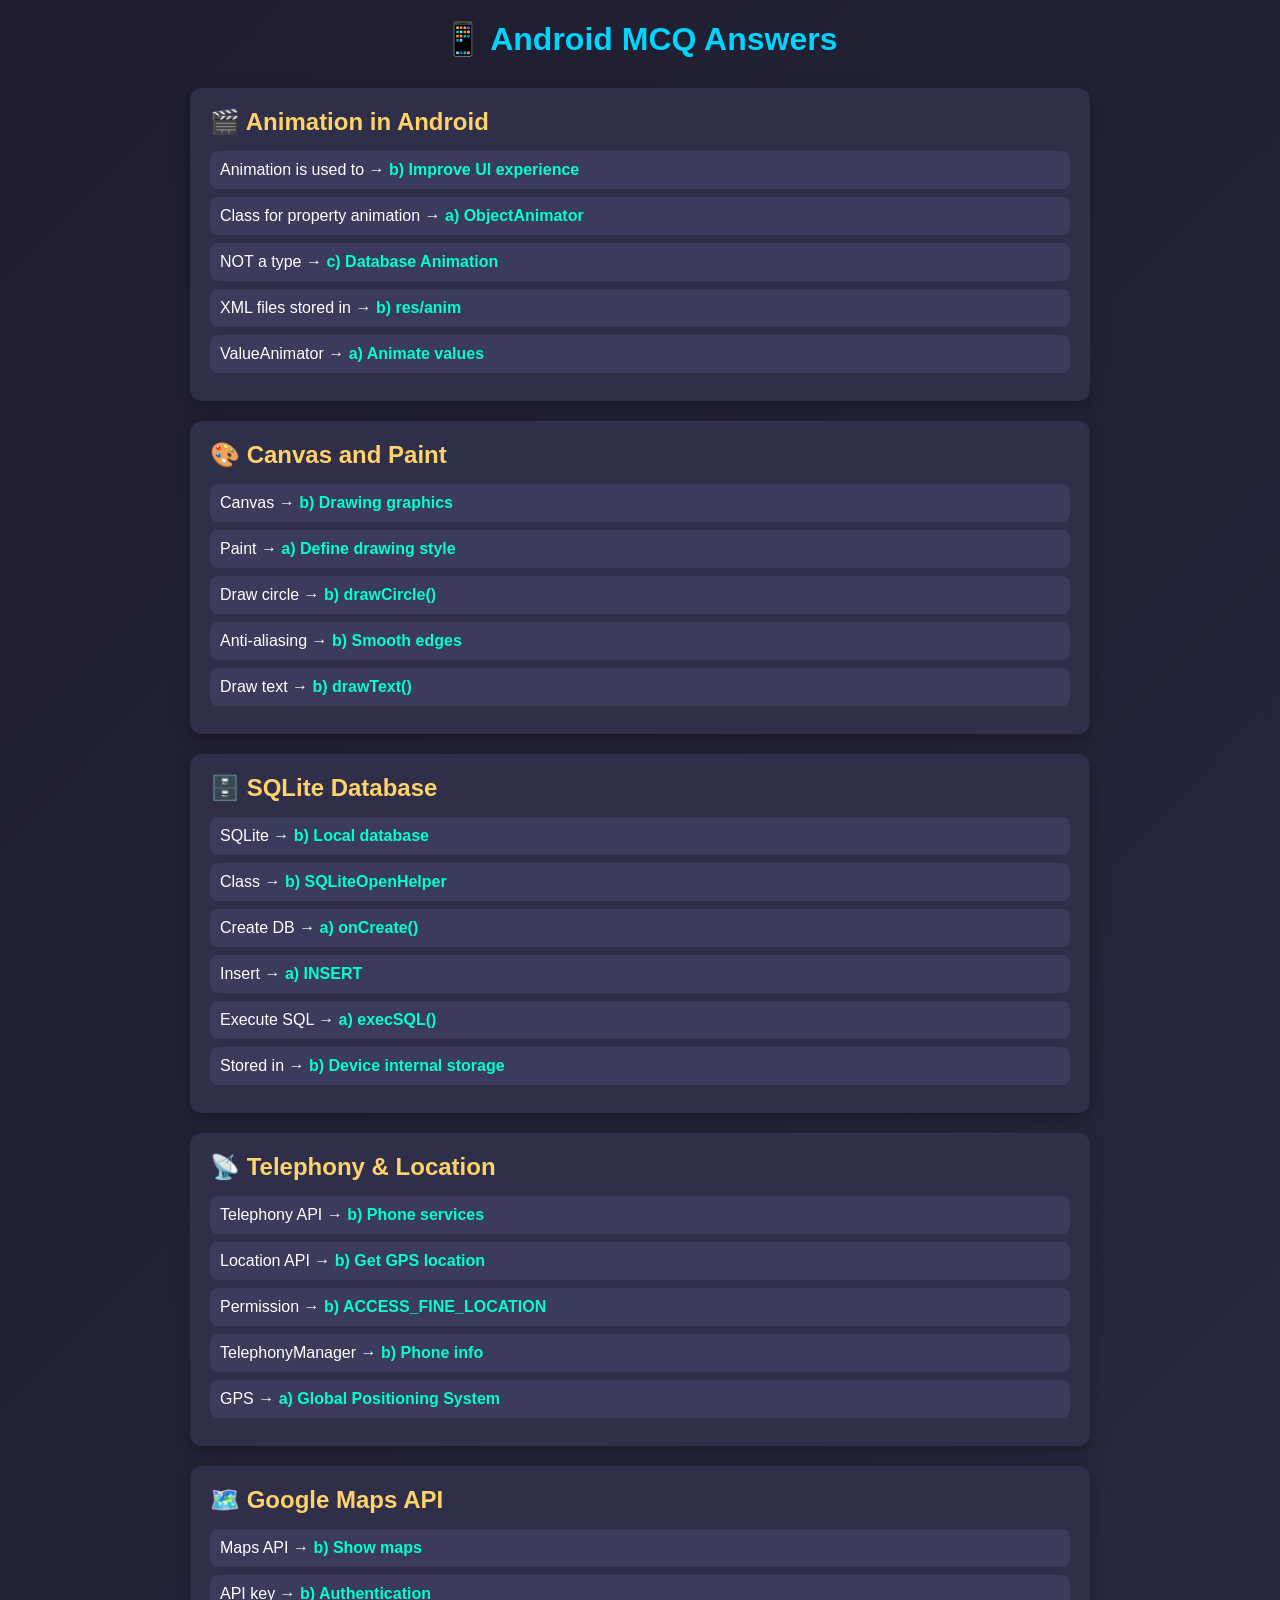
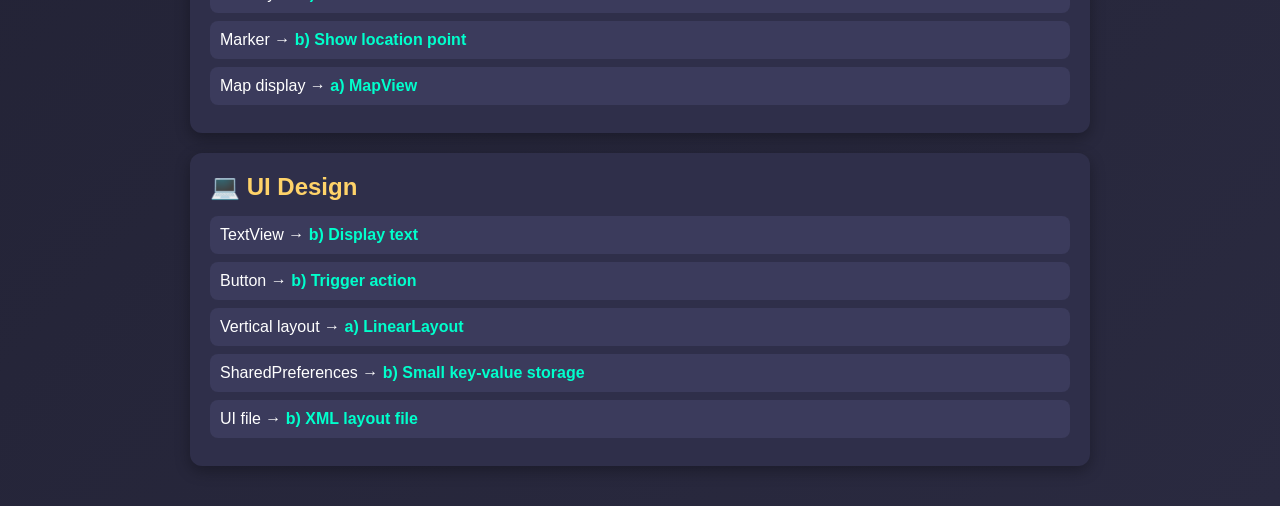
<file: ans.html>
<!DOCTYPE html>
<html lang="en">
<head>
    <meta charset="UTF-8">
    <meta name="viewport" content="width=device-width, initial-scale=1.0">
    <title>Android MCQ Answers</title>

    <style>
        * {
            margin: 0;
            padding: 0;
            box-sizing: border-box;
            font-family: 'Segoe UI', sans-serif;
        }

        body {
            background: linear-gradient(135deg, #1e1e2f, #2a2a40);
            color: #fff;
            padding: 20px;
        }

        .container {
            max-width: 900px;
            margin: auto;
        }

        h1 {
            text-align: center;
            margin-bottom: 30px;
            color: #00d4ff;
        }

        .section {
            background: #2f2f4a;
            padding: 20px;
            margin-bottom: 20px;
            border-radius: 12px;
            box-shadow: 0 5px 15px rgba(0,0,0,0.3);
            transition: 0.3s;
        }

        .section:hover {
            transform: translateY(-5px);
        }

        h2 {
            margin-bottom: 15px;
            color: #ffd369;
        }

        ul {
            list-style: none;
        }

        li {
            margin: 8px 0;
            padding: 10px;
            background: #3b3b5c;
            border-radius: 8px;
            transition: 0.3s;
        }

        li:hover {
            background: #50507a;
        }

        span {
            color: #00ffcc;
            font-weight: bold;
        }
    </style>
</head>

<body>

<div class="container">
    <h1>📱 Android MCQ Answers</h1>

    <div class="section">
        <h2>🎬 Animation in Android</h2>
        <ul>
            <li>Animation is used to → <span>b) Improve UI experience</span></li>
            <li>Class for property animation → <span>a) ObjectAnimator</span></li>
            <li>NOT a type → <span>c) Database Animation</span></li>
            <li>XML files stored in → <span>b) res/anim</span></li>
            <li>ValueAnimator → <span>a) Animate values</span></li>
        </ul>
    </div>

    <div class="section">
        <h2>🎨 Canvas and Paint</h2>
        <ul>
            <li>Canvas → <span>b) Drawing graphics</span></li>
            <li>Paint → <span>a) Define drawing style</span></li>
            <li>Draw circle → <span>b) drawCircle()</span></li>
            <li>Anti-aliasing → <span>b) Smooth edges</span></li>
            <li>Draw text → <span>b) drawText()</span></li>
        </ul>
    </div>

    <div class="section">
        <h2>🗄️ SQLite Database</h2>
        <ul>
            <li>SQLite → <span>b) Local database</span></li>
            <li>Class → <span>b) SQLiteOpenHelper</span></li>
            <li>Create DB → <span>a) onCreate()</span></li>
            <li>Insert → <span>a) INSERT</span></li>
            <li>Execute SQL → <span>a) execSQL()</span></li>
            <li>Stored in → <span>b) Device internal storage</span></li>
        </ul>
    </div>

    <div class="section">
        <h2>📡 Telephony & Location</h2>
        <ul>
            <li>Telephony API → <span>b) Phone services</span></li>
            <li>Location API → <span>b) Get GPS location</span></li>
            <li>Permission → <span>b) ACCESS_FINE_LOCATION</span></li>
            <li>TelephonyManager → <span>b) Phone info</span></li>
            <li>GPS → <span>a) Global Positioning System</span></li>
        </ul>
    </div>

    <div class="section">
        <h2>🗺️ Google Maps API</h2>
        <ul>
            <li>Maps API → <span>b) Show maps</span></li>
            <li>API key → <span>b) Authentication</span></li>
            <li>Marker → <span>b) Show location point</span></li>
            <li>Map display → <span>a) MapView</span></li>
        </ul>
    </div>

    <div class="section">
        <h2>💻 UI Design</h2>
        <ul>
            <li>TextView → <span>b) Display text</span></li>
            <li>Button → <span>b) Trigger action</span></li>
            <li>Vertical layout → <span>a) LinearLayout</span></li>
            <li>SharedPreferences → <span>b) Small key-value storage</span></li>
            <li>UI file → <span>b) XML layout file</span></li>
        </ul>
    </div>

</div>

</body>
</html>
</file>
